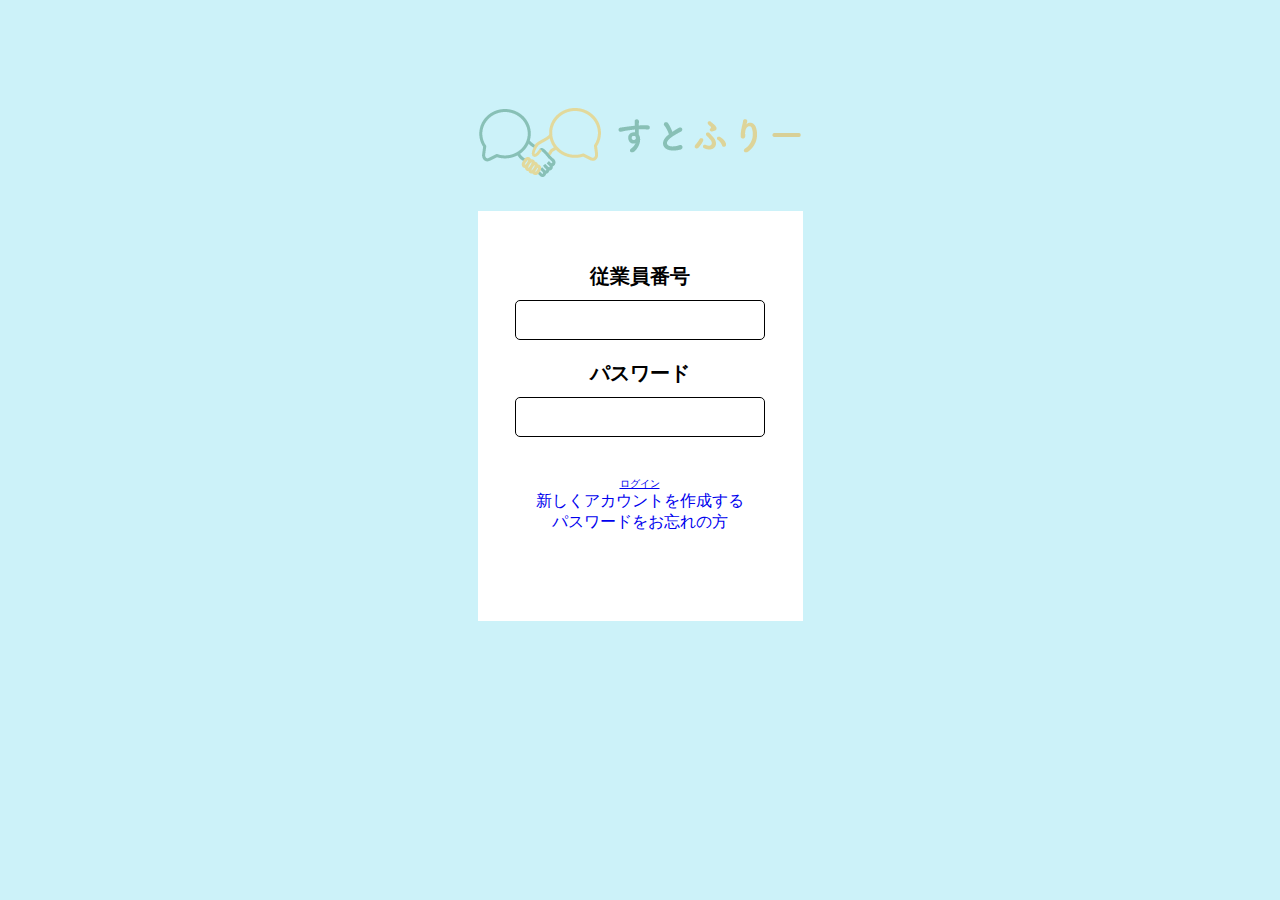
<file: index.html>
<!DOCTYPE html>
<html lang="en">

<head>
    <meta charset="UTF-8">
    <meta name="viewport" content="width=device-width, initial-scale=1.0">
    <title>ストレスチェックログイン画面</title>
    <link rel="stylesheet" href="css/ress.css">
    <link rel="stylesheet" href="css/Stress Check Login.css">
    <script defer src="js/Stress Check Login.js"></script>

<body>
    <h1 class="logo"><img src="images/logotext.png" alt="ロゴ"></h1>
    <div class="login">
        <h2 class="loginInner">従業員番号</h2>
        <input type="text" id="loginNum" class="loginBox">
        <h2 class="loginInner">パスワード</h2>
        <input type="password" class="loginBox">
        <a href="Stress Check menu.html" id="savaBtn">ログイン</a>
        <a href="#" class="helpBtn">新しくアカウントを作成する</a>
        <a href="#" class="helpBtn">パスワードをお忘れの方</a>
    </div>
    </head>

</body>

</html>
</file>
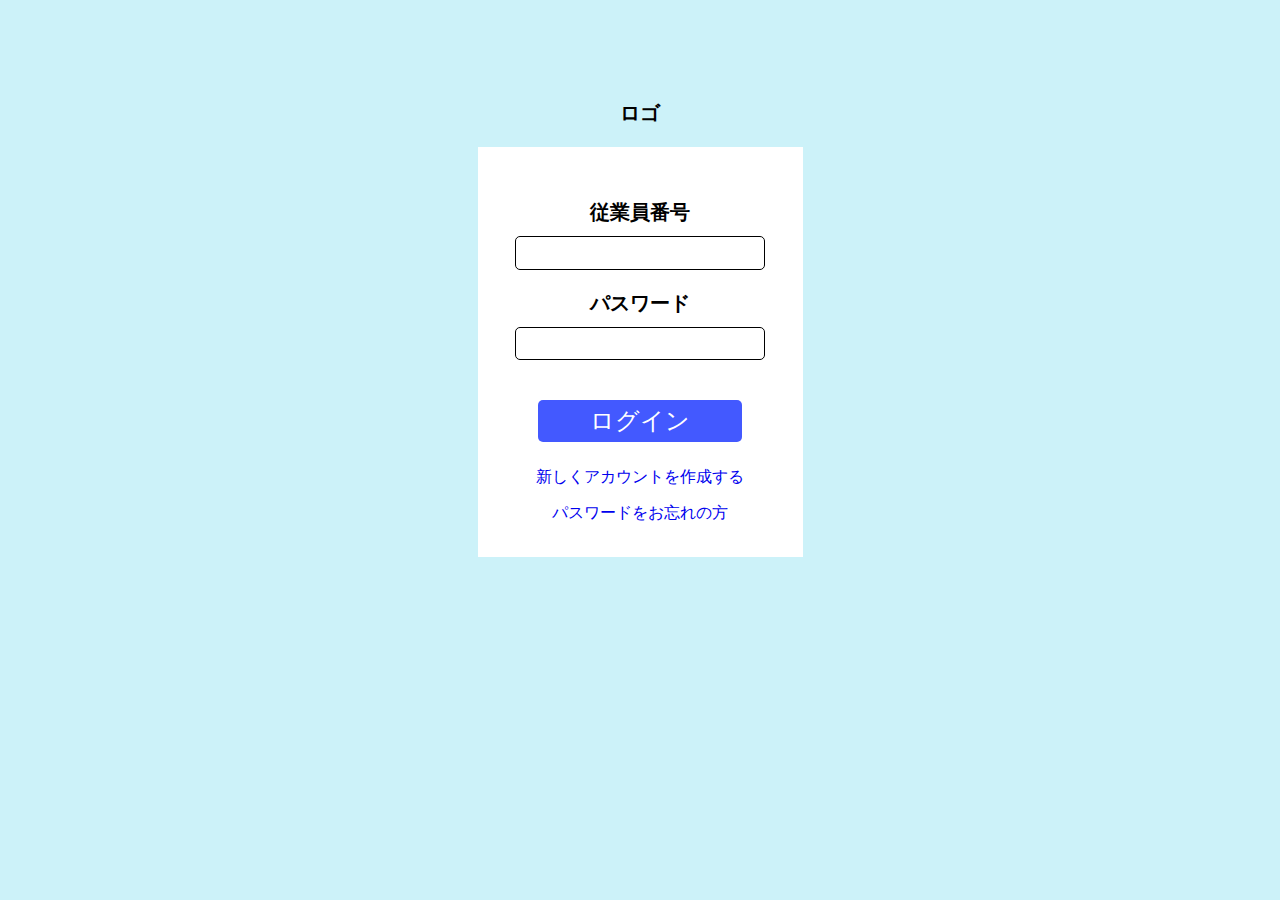
<file: Stress Check Login.html>
<!DOCTYPE html>
<html lang="en">

<head>
    <meta charset="UTF-8">
    <meta name="viewport" content="width=device-width, initial-scale=1.0">
    <title>ストレスチェックログイン画面</title>
    <link rel="stylesheet" href="css/ress.css">
    <link rel="stylesheet" href="css/Stress Check Login.css">

<body>
    <h1 class="logo">ロゴ</h1>
    <div class="login">
        <h2 class="loginInner">従業員番号</h2>
        <input type="text" class="loginBox">
        <h2 class="loginInner">パスワード</h2>
        <input type="password" class="loginBox">
        <button class="loginBtn">ログイン</button>
        <a href="#" class="helpBtn">新しくアカウントを作成する</a>
        <a href="#" class="helpBtn">パスワードをお忘れの方</a>

    </div>
    </head>


</body>

</html>
</file>
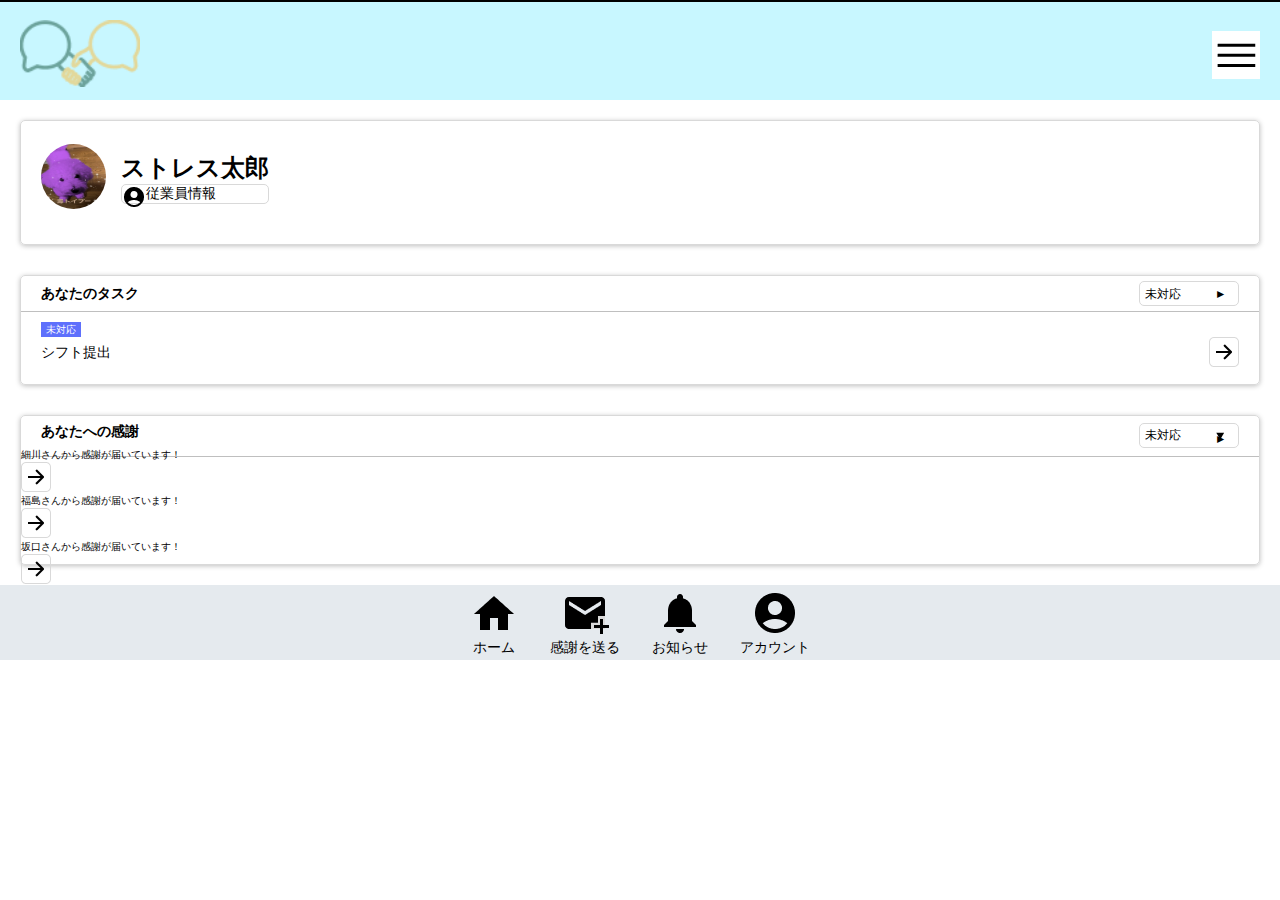
<file: Stress Check menu.html>
<!DOCTYPE html>
<html lang="jp">

<head>

    <meta charset="UTF-8">
    <meta name="viewport" content="width=device-width, initial-scale=1.0">
    <title>ストレスチェックメニュー</title>
</head>
<link rel="stylesheet" href="css/ress.css">
<link rel="stylesheet" href="css/Stress Check Menu.css">
<link rel="stylesheet"
    href="https://fonts.googleapis.com/css2?family=Material+Symbols+Outlined:opsz,wght,FILL,GRAD@20..48,100..700,0..1,-50..200&icon_names=arrow_right" />
<script defer src="js/Stress Check Menu.js"></script>


<body>
    <header>
        <h1><img src="images/logo.png" alt="すとふりーロゴ" class="logo"></h1>
        <div class="hamburgerWrap">
            <!-- ハンバーガーメニューに動きをつける -->
            <input type="checkbox" id="input" class="hamburger">

            <label for="input"><img src="images/menu.png" alt="メニューアイコン" class="menuIcon"></label>
            <nav class="nav">
                <details class="accordion">
                    <summary class="accordionWrap">よく使うアプリ</summary>
                    <div class="accordionContent">
                        <p>給与明細</p>
                        <a href="#"><img src="images/arrow.png" alt="矢印"></a>
                    </div>
                </details>
                <details class="accordion">
                    <summary class="accordionWrap">すべてのアプリ</summary>
                    <div class="accordionContent">
                        <p>給与明細</p>
                        <a href="#"><img src="images/arrow.png" alt="矢印"></a>
                    </div>
                </details>
            </nav>
        </div>
    </header>
    <main class="main">
        <div class="profileWrap">
            <div class="profileContent">
                <h2><img src="images/poisonDog.jpg" alt="毒トイプードル" class="profileImg"></h2>
                <div class="profileInfo">
                    <p id="profileNum"></p>
                    <h3 class="profileName">ストレス太郎</h3>
                    <a href="#" class="profileId">従業員情報</a>
                </div>
            </div>
        </div>
        <div class="taskWrap">
            <div class="taskContent">
                <div class="taskTitle">
                    <h3>あなたのタスク</h3>
                    <div class="show">
                        <select id="taskSelect" class="select">
                            <option value="todo" class="todo">未対応</option>
                            <hr>
                            <option value="done" class="done">対応済</option>
                        </select>
                    </div>
                </div>
                <span class="border"></span>
                <div class="taskInner">
                    <p class="backlog"><span>未対応</span></p>
                    <div class="tasks">
                        <p>シフト提出</p>
                        <a href="#"><img src="images/arrow.png" alt="矢印"></a>
                    </div>
                </div>
            </div>
        </div>
        <div>
            <div class="thantWrap">
                <div>
                    <div class="thankTitle">
                        <h3>あなたへの感謝</h3>
                        <div class="show">
                            <select id="thankSelect" class="select">
                                <option value="todo" class="todo">未対応</option>
                                <hr>
                                <option value="done" class="done">対応済</option>
                            </select>
                        </div>
                        <span class="border"></span>
                    </div>
                    <div class="thankInner">
                        <div class="thanks">
                            <span class="thankContent">
                                <p>細川さんから感謝が届いています！</p>
                                <a href="#"><img src="images/arrow.png" alt="矢印"></a>
                            </span>
                            <span class="thankContent">
                                <p>福島さんから感謝が届いています！</p>
                                <a href="#"><img src="images/arrow.png" alt="矢印"></a>
                            </span>
                            <span class="thankContent">
                                <p>坂口さんから感謝が届いています！</p>
                                <a href="#"><img src="images/arrow.png" alt="矢印"></a>
                            </span>
                        </div>
                    </div>
                </div>
            </div>
        </div>
    </main>
    <footer class="footer">
        <nav>
            <ul class="footerLi">
                <li>
                    <a href="#"><img src="images/home_icon.png" alt="ホームアイコン"></a>
                    <p>ホーム</p>
                </li>
                <li>
                    <a href="#"><img src="images/thank_icon.png" alt="感謝を送るアイコン"></a>
                    <p>感謝を送る</p>
                </li>
                <li>
                    <a href="#"><img src="images/bell_icon.png" alt="お知らせアイコン"></a>
                    <p>お知らせ</p>
                </li>
                <li>
                    <a href="#"><img src="images/account_icon.png" alt="アカウントアイコン"></a>
                    <p>アカウント</p>
                </li>
            </ul>
        </nav>
    </footer>

</body>

</html>
</file>
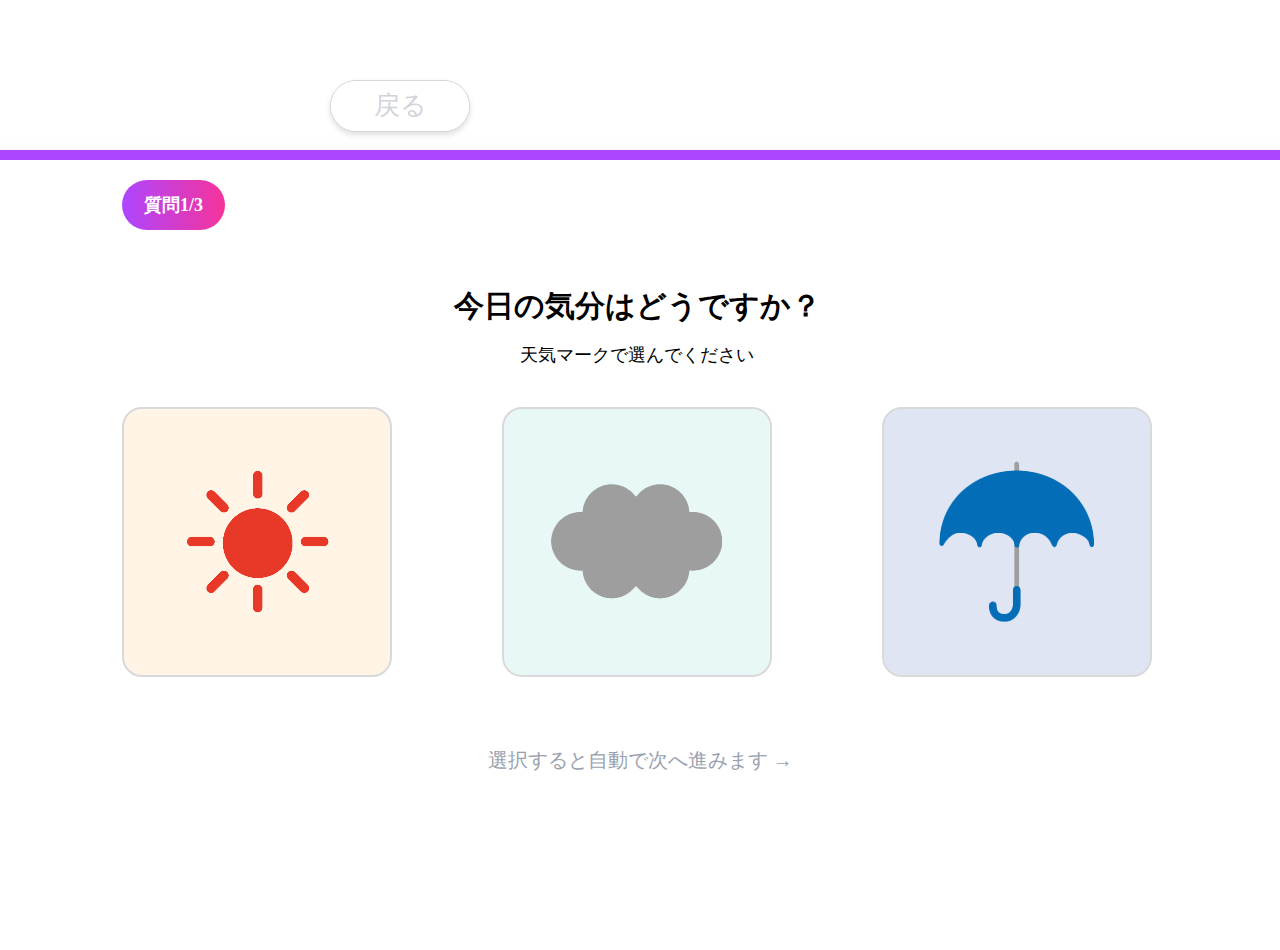
<file: Stress Check Question.html>
<!DOCTYPE html>
<html lang="en">

<head>
    <meta charset="UTF-8">
    <meta name="viewport" content="width=device-width, initial-scale=1.0">
    <title>アンケート</title>
    <link rel="stylesheet" href="css/ress.css">
    <link rel="stylesheet" href="css/Stress Check Question.css">
    <script defer src="js/Stress Check Question.js"></script>
</head>

<body>
    <main class="main">
        <div class="backBtn">
            <button>戻る</button>
        </div>
        <div class="mainWrapper">
            <div class="innerWrap">
                <div id="slider1" class="slider">
                    <div class="progress">
                        <h3>質問1/3</h3>
                    </div>
                    <div>
                        <div class="title">
                            <h2>今日の気分はどうですか？</h2>
                            <p>天気マークで選んでください</p>
                        </div>
                    </div>
                    <div class="contents">
                        <div class="content" id="sunContent">
                            <button class="button">
                                <img src="images/晴れ.png" alt="晴れ">
                            </button>
                        </div>
                        <div class="content" id="cloudContent">
                            <button class="button">
                                <img src="images/くもり.png" alt="くもり">
                            </button>
                        </div>
                        <div class="content" id="rainContent">
                            <button class="button">
                                <img src="images/雨.png" alt="雨">
                            </button>
                        </div>
                    </div>
                </div>
                <div id="slider2" class="slider">
                    <div class="progress">
                        <h3>質問2/3</h3>
                    </div>
                    <div class="title">
                        <h2>今日の体調はどうですか？</h2>
                        <p>天気マークで選んでください</p>
                    </div>
                    <div class="contents">
                        <div class="content" id="sunContent">
                            <button class="button">
                                <img src="images/晴れ.png" alt="晴れ">
                            </button>
                        </div>
                        <div class="content" id="cloudContent">
                            <button class="button">
                                <img src="images/くもり.png" alt="くもり">
                            </button>
                        </div>
                        <div class="content" id="rainContent">
                            <button class="button">
                                <img src="images/雨.png" alt="雨">
                            </button>
                        </div>
                    </div>
                </div>
                <div id="slider3" class="slider">
                    <div class="progress">
                        <h3>質問3/3</h3>
                    </div>
                    <div>
                        <div class="title">
                            <h2>今日のやる気はどうですか？</h2>
                            <p>天気マークで選んでください</p>
                        </div>
                    </div>
                    <div class="contents">
                        <div class="content" id="sunContent">
                            <button class="button">
                                <img src="images/晴れ.png" alt="晴れ">
                            </button>
                        </div>
                        <div class="content" id="cloudContent">
                            <button class="button">
                                <img src="images/くもり.png" alt="くもり">
                            </button>
                        </div>
                        <div class="content" id="rainContent">
                            <button class="button">
                                <img src="images/雨.png" alt="雨">
                        </div>
                        </button>
                    </div>
                </div>
            </div>
            <p class="notes">選択すると自動で次へ進みます →</p>
        </div>
    </main>
</body>

</html>
</file>
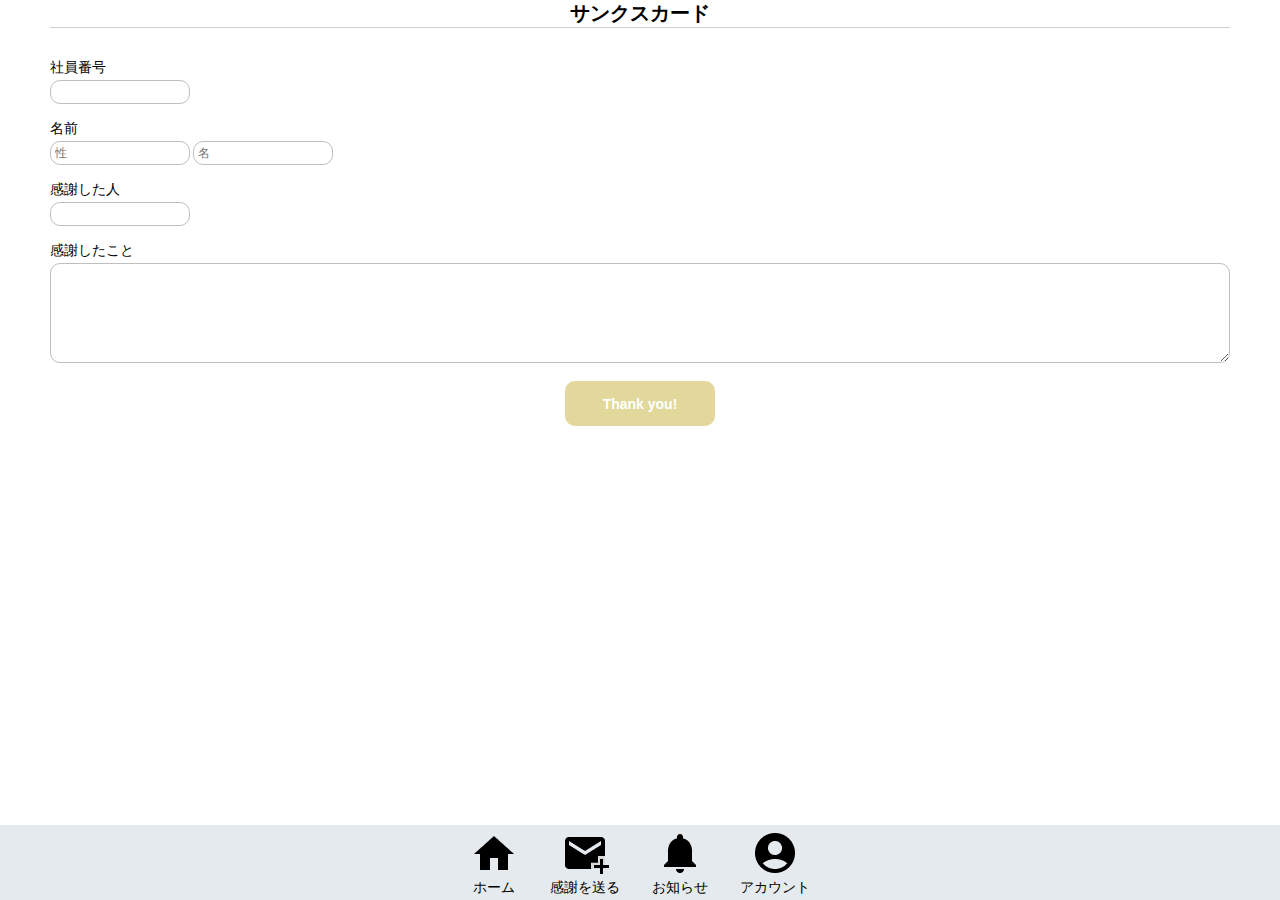
<file: Stress Check Thank.html>
<!DOCTYPE html>
<html lang="en">

<head>
    <meta charset="UTF-8">
    <meta name="viewport" content="width=device-width, initial-scale=1.0">
    <title>Document</title>
    <link rel="stylesheet" href="css/ress.css">
    <link rel="stylesheet" href="css/Stress Check Thank.css">
    <script defer src="js/Stress Check Thank.js"></script>

</head>

<body>
    <div class="thankBefore">
        <h1>感謝をおくったよ！</h1>
        <a href="Stress Check menu.html">ホームに戻る</a>
    </div>

    <main class="main">
        <h1 class="title">サンクスカード</h1>
        <div class="num">
            <h3>社員番号</h3>
            <input type="text" id="num" class="input">
        </div>
        <div class="name">
            <h3>名前</h3>
            <input type="text" class="input" placeholder="性">
            <input type="text" class="input" placeholder="名">
        </div>
        <div class="thanks To">
            <h3>感謝した人</h3>
            <input type="text" list="thank_you" onfocus="this.value=''" onchange="this.blur()" class="input">
            <datalist id="thank_you" class="input">
                <option value="細川 永遠"></option>
                <option value="福島 駿弥"></option>
                <option value="坂口 晃平"></option>
            </datalist>
        </div>
        <div class="thankContentt">
            <h3>感謝したこと</h3>
            <textarea id="thankText" class="thankInput"></textarea>
        </div>
        <h2 class="centerThank">
            <button id="savaBtn" class="thankBtn">Thank you!</button>
        </h2>
    </main>

    <footer class="footer">
        <nav>
            <ul class="footerLi">
                <li>
                    <a href="Stress Check menu.html"><img src="images/home_icon.png" alt="ホームアイコン"></a>
                    <p><a href="#">ホーム</a></p>
                </li>
                <li>
                    <a href="#"><img src="images/thank_icon.png" alt="感謝を送るアイコン"></a>
                    <p><a href="#">感謝を送る</a></p>
                </li>
                <li>
                    <a href="#"><img src="images/bell_icon.png" alt="お知らせアイコン"></a>
                    <p><a href="#">お知らせ</a></p>
                </li>
                <li>
                    <a href="#"><img src="images/account_icon.png" alt="アカウントアイコン"></a>
                    <p><a href="#">アカウント</a></p>
                </li>
            </ul>
        </nav>
    </footer>
</body>

</html>
</file>
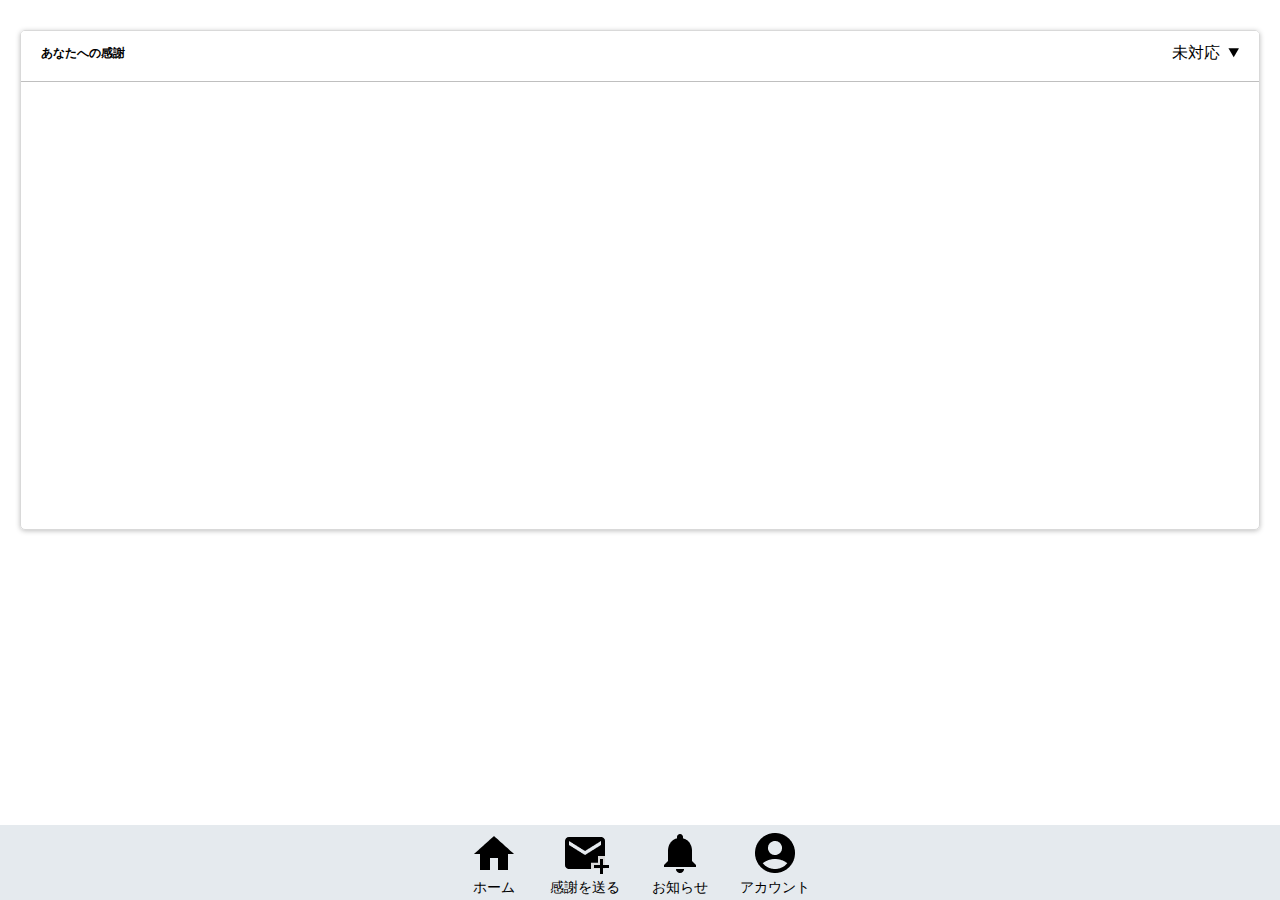
<file: Stress Check ThanksCheck.html>
<!DOCTYPE html>
<html lang="en">

<head>
    <meta charset="UTF-8">
    <meta name="viewport" content="width=device-width, initial-scale=1.0">
    <link rel="stylesheet" href="css/ress.css">
    <link rel="stylesheet" href="css/Stress Check ThanksCheck.css">
    <script defer src="js/Stress Check ThanksCheck.js"></script>

    <title>届いた感謝</title>
</head>

<body>
    <div class="thankWrap">
        <div class="thankContent">
            <div class="thankTitle">
                <h3>あなたへの感謝</h3>
                <div class="show">
                    <select id="thankSelect" class="select">
                        <option value="todo" class="todo">未対応</option>
                        <hr>
                        <option value="done" class="done">対応済</option>
                    </select>
                </div>
                <span class="border"></span>
            </div>
            <div class="thank">
            </div>
        </div>
    </div>
    <footer class="footer">
        <nav>
            <ul class="footerLi">
                <li>
                    <a href="Stress Check menu.html"><img src="images/home_icon.png" alt="ホームアイコン"></a>
                    <p><a href="Stress Check menu.html">ホーム</a></p>
                </li>
                <li>
                    <a href="Stress Check Thank.html"><img src="images/thank_icon.png" alt="感謝を送るアイコン"></a>
                    <p><a href="Stress Check Thank.html">感謝を送る</a></p>
                </li>
                <li>
                    <a href="#"><img src="images/bell_icon.png" alt="お知らせアイコン"></a>
                    <p><a href="#">お知らせ</a></p>
                </li>
                <li>
                    <a href="#"><img src="images/account_icon.png" alt="アカウントアイコン"></a>
                    <p><a href="#">アカウント</a></p>
                </li>
            </ul>
        </nav>
    </footer>
</body>

</html>
</file>
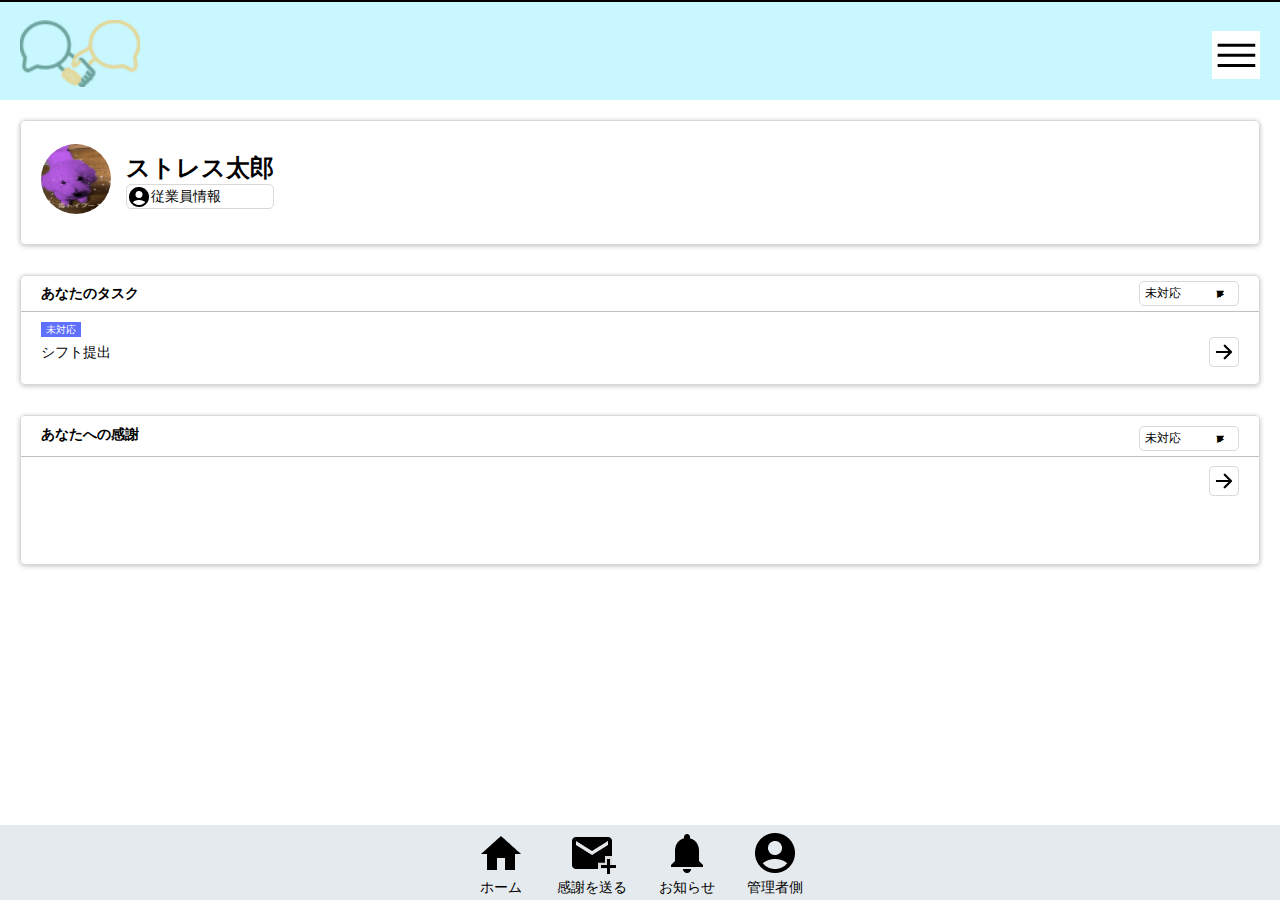
<file: stress-check-menu.html>
<!DOCTYPE html>
<html lang="jp">

<head>

    <meta charset="UTF-8">
    <meta name="viewport" content="width=device-width, initial-scale=1.0">
    <title>メニュー画面</title>
</head>
<link rel="stylesheet" href="css/ress.css">
<link rel="stylesheet" href="css/stress-check-menu.css">
<script defer src="js/stress-check-menu.js"></script>

<body>
    <header>
        <h1><img src="images/logo.png" alt="すとふりーロゴ" class="logo"></h1>
        <div class="hamburgerWrap">
            <!-- ハンバーガーメニューに動きをつける -->
            <input type="checkbox" id="input" class="hamburger">
            <label for="input"><img src="images/menu.png" alt="メニューアイコン" class="menuIcon"></label>
            <nav class="nav">
                <details class="accordion">
                    <!-- フォントサイズを最低でも16px以上！！！ -->
                    <summary class="accordionWrap">よく使うアプリ</summary>
                    <div class="accordionContent">
                        <p>給与明細</p>
                        <a href="#"><img src="images/arrow.png" alt="矢印"></a>
                    </div>
                </details>
                <details class="accordion">
                    <summary class="accordionWrap">すべてのアプリ</summary>
                    <div class="accordionContent">
                        <p>給与明細</p>
                        <a href="#"><img src="images/arrow.png" alt="矢印"></a>
                    </div>
                </details>
            </nav>
        </div>
    </header>
    <main class="main">
        <div class="profileWrap">
            <div class="profileContent">
                <h2><img src="images/poisonDog.jpg" alt="毒トイプードル" class="profileImg"></h2>
                <div class="profileInfo">
                    <p id="profileNum"></p>
                    <h3 class="profileName">ストレス太郎</h3>
                    <a href="#" class="profileId">従業員情報</a>
                </div>
            </div>
        </div>
        <div class="taskWrap">
            <div class="taskContent">
                <div class="taskTitle">
                    <h3>あなたのタスク</h3>
                    <div class="show">
                        <select id="taskSelect" class="select">
                            <option value="todo" class="todo">未対応</option>
                            <hr>
                            <option value="done" class="done">対応済</option>
                        </select>
                    </div>
                </div>
                <span class="border"></span>
                <div class="taskInner">
                    <p class="backlog"><span>未対応</span></p>
                    <div class="tasks">
                        <p>シフト提出</p>
                        <a href="#"><img src="images/arrow.png" alt="矢印"></a>
                    </div>
                </div>
            </div>
        </div>
        <div>
            <div class="thantWrap">
                <div>
                    <div class="thankTitle">
                        <h3>あなたへの感謝</h3>
                        <div class="show">
                            <select id="thankSelect" class="select">
                                <option value="todo" class="todo">未対応</option>
                                <hr>
                                <option value="done" class="done">対応済</option>
                            </select>
                        </div>
                        <span class="border"></span>
                    </div>
                    <div class="thankInner">
                        <div class="thanks">
                            <span class="thankContent">
                                <p id="familyName"></p>
                                <a href="stress-check-thankscheck.html"><img src="images/arrow.png" alt="矢印"></a>
                            </span>
                            <!-- <span class="thankContent">
                                <p>福島さんから感謝が届いています！</p>
                                <a href="Stress Check ThanksCheck.htm"><img src="images/arrow.png" alt="矢印"></a>
                            </span>
                            <span class="thankContent">
                                <p>坂口さんから感謝が届いています！</p>
                                <a href="Stress Check ThanksCheck.htm"><img src="images/arrow.png" alt="矢印"></a>
                            </span> -->
                        </div>
                    </div>
                </div>
            </div>
        </div>
    </main>
    <footer class="footer">
        <nav>
            <ul class="footerLi">
                <li id="home">
                    <a href="#"><img src="images/home_icon.png" alt="ホームアイコン"></a>
                    <p><a href="#">ホーム</a></p>
                </li>
                <li id="thank">
                    <a href="stress-check-thank.html"><img src="images/thank_icon.png" alt="感謝を送るアイコン"></a>
                    <p><a href="stress-check-thank.html">感謝を送る</a></p>
                </li>
                <li id="news">
                    <a href="#"><img src="images/bell_icon.png" alt="お知らせアイコン"></a>
                    <p><a href="#">お知らせ</a></p>
                </li>
                <li id="administrator">
                    <a href="stress-check-administrator.html"><img src="images/account_icon.png" alt="アカウントアイコン"></a>
                    <p><a href="stress-check-administrator.html">管理者側</a></p>
                </li>
            </ul>
        </nav>
    </footer>

</body>

</html>
</file>
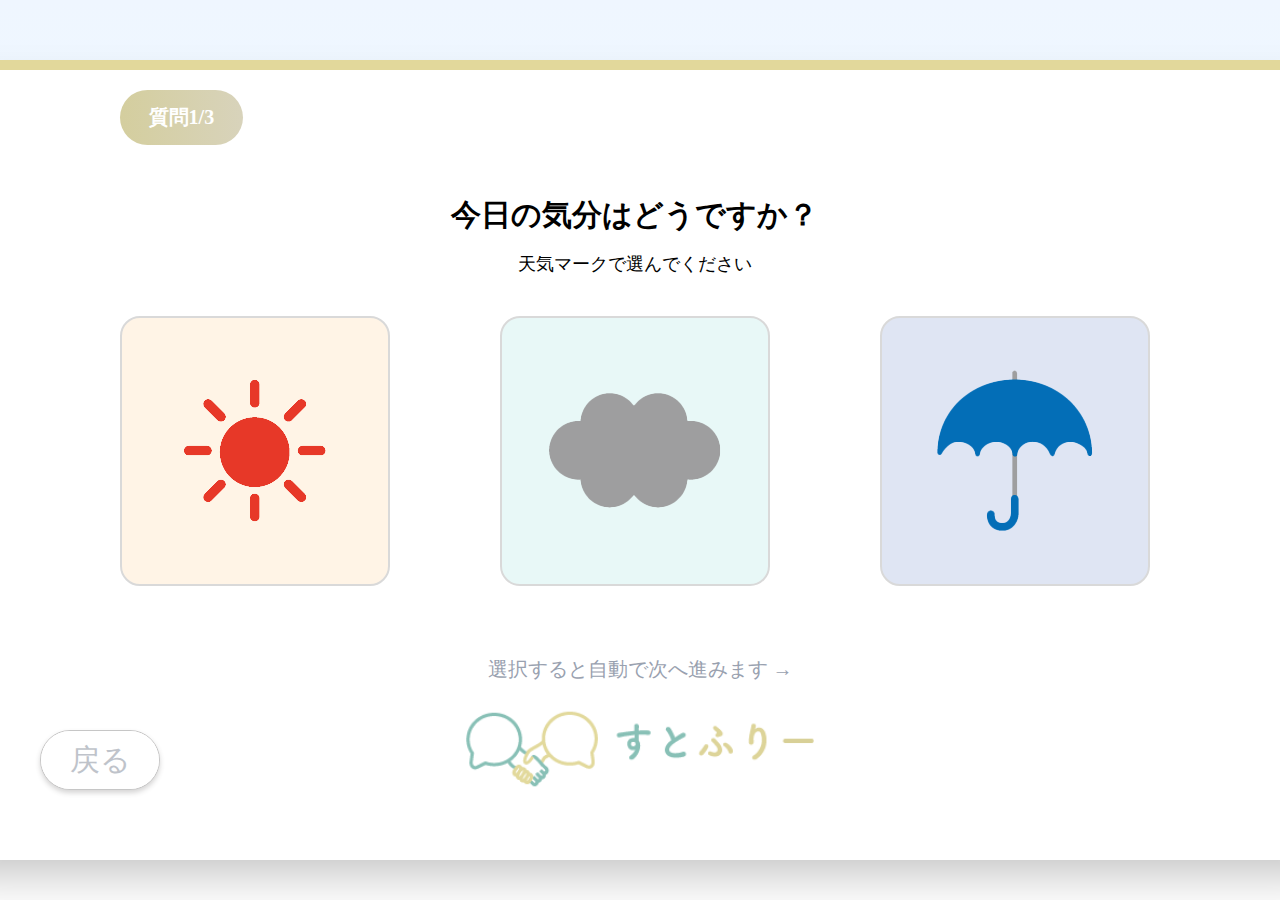
<file: stress-check-question.html>
<!DOCTYPE html>
<html lang="en">

<head>
    <meta charset="UTF-8">
    <meta name="viewport" content="width=device-width, initial-scale=1.0">
    <title>アンケート</title>
    <link rel="stylesheet" href="css/ress.css">
    <link rel="stylesheet" href="css/stress-check-question.css">
    <script defer src="js/stress-check-question.js"></script>
</head>

<body>
    <main class="main">
        <div class="mainWrapper">
            <div class="innerWrap">
                <div id="slider">
                    <div id="slider1" class="slider">
                        <div class="progress">
                            <h3>質問1/3</h3>
                        </div>
                        <div>
                            <div class="title">
                                <h2>今日の気分はどうですか？</h2>
                                <p>天気マークで選んでください</p>
                            </div>
                        </div>
                        <div class="contents">
                            <div class="content" id="sunContent">
                                <button class="button">
                                    <img src="images/晴れ.png" alt="晴れ">
                                </button>
                            </div>
                            <div class="content" id="cloudContent">
                                <button class="button">
                                    <img src="images/くもり.png" alt="くもり">
                                </button>
                            </div>
                            <div class="content" id="rainContent">
                                <button class="button">
                                    <img src="images/雨.png" alt="雨">
                                </button>
                            </div>
                        </div>
                    </div>
                    <div id="slider2" class="slider">
                        <div class="progress">
                            <h3>質問2/3</h3>
                        </div>
                        <div class="title">
                            <h2>今日の体調はどうですか？</h2>
                            <p>天気マークで選んでください</p>
                        </div>
                        <div class="contents">
                            <div class="content" id="sunContent">
                                <button class="button">
                                    <img src="images/晴れ.png" alt="晴れ">
                                </button>
                            </div>
                            <div class="content" id="cloudContent">
                                <button class="button">
                                    <img src="images/くもり.png" alt="くもり">
                                </button>
                            </div>
                            <div class="content" id="rainContent">
                                <button class="button">
                                    <img src="images/雨.png" alt="雨">
                                </button>
                            </div>
                        </div>
                    </div>
                    <div id="slider3" class="slider">
                        <div class="progress">
                            <h3>質問3/3</h3>
                        </div>
                        <div>
                            <div class="title">
                                <h2>今日のやる気はどうですか？</h2>
                                <p>天気マークで選んでください</p>
                            </div>
                        </div>
                        <div class="contents" id="nextPageBtn">
                            <div class="content" id="sunContent">
                                <button class="button">
                                    <img src="images/晴れ.png" alt="晴れ">
                                </button>
                            </div>
                            <div class="content" id="cloudContent">
                                <button class="button">
                                    <img src="images/くもり.png" alt="くもり">
                                </button>
                            </div>
                            <div class="content" id="rainContent">
                                <button class="button">
                                    <img src="images/雨.png" alt="雨">
                                </button>
                            </div>
                        </div>
                    </div>
                </div>
                <div class="backBtn">
                    <button id="back">戻る</button>
                </div>
            </div>
            <p class="notes">選択すると自動で次へ進みます →</p>
            <img src="images/logotext.png" alt="ロゴテキスト入り" class="logo">
        </div>
    </main>
    <div class="compWrap none">
        <img src="images/check.png" alt="チェックマーク">
        <h1>入力完了</h1>
        <p>入力ありがとうございます！<br>
            今日も1日がんばろう！</p>
        <button id="closeBtn">閉じる</button>
    </div>
</body>

</html>
</file>
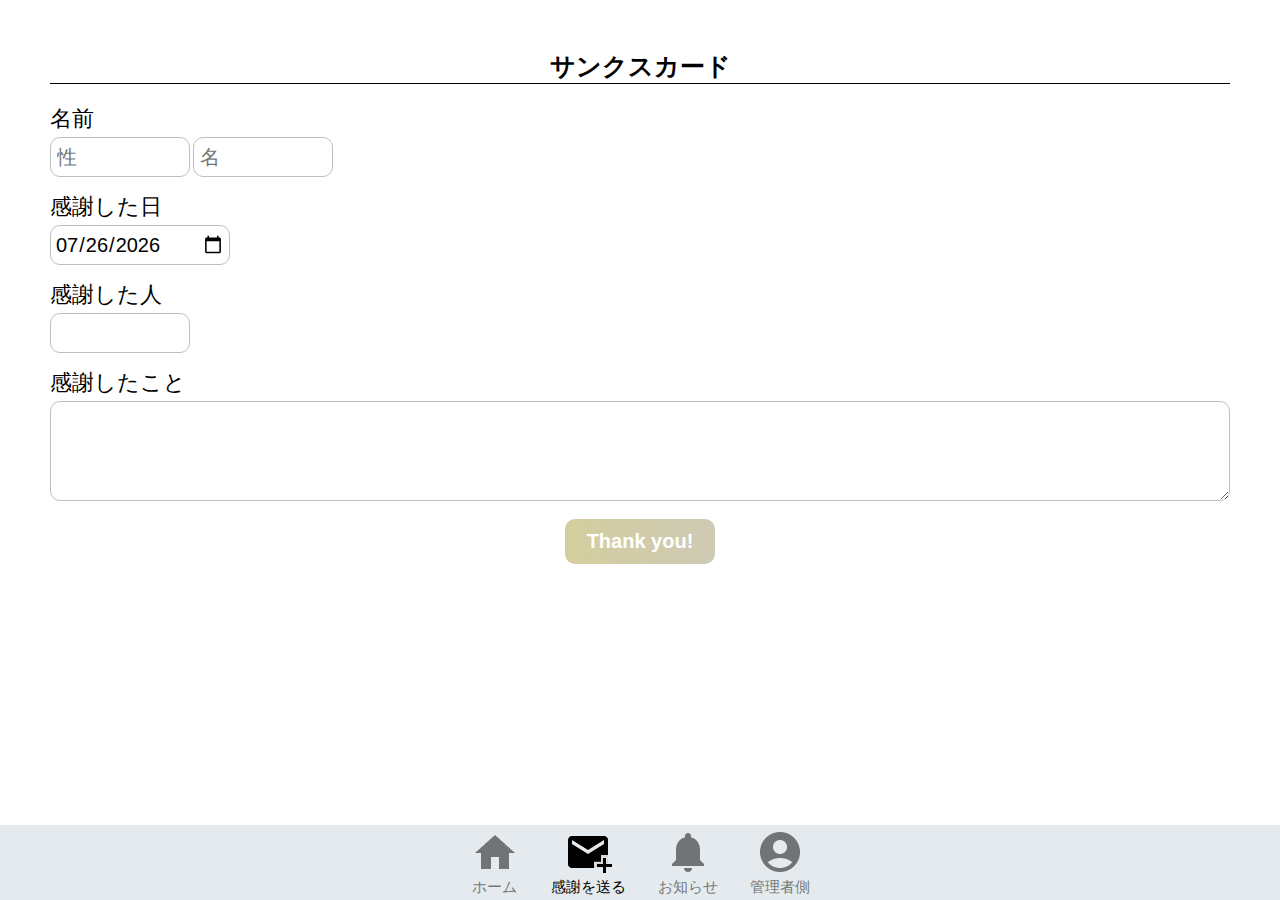
<file: stress-check-thank.html>
<!DOCTYPE html>
<html lang="en">

<head>
    <meta charset="UTF-8">
    <meta name="viewport" content="width=device-width, initial-scale=1.0">
    <title>サンクスカード</title>
    <link rel="stylesheet" href="css/ress.css">
    <link rel="stylesheet" href="css/stress-check-thank.css">
    <script defer src="js/stress-check-thank.js"></script>

</head>

<body>
    <div class="thankBefore">
        <h1>感謝をおくったよ！</h1>
        <a href="stress-check-menu.html">ホームに戻る</a>
    </div>
    <main class="main">
        <h1 class="title">サンクスカード</h1>
        <!-- <div class="num">
            <h3>社員番号</h3>
            <input type="text" id="num" class="input">
        </div> -->
        <div class="name">
            <h3>名前</h3>
            <input type="text" id="familyName" class="input" placeholder="性">
            <input type="text" class="input" placeholder="名">
        </div>
        <div class="name">
            <h3>感謝した日</h3>
            <input type="date" id="date" class="input">
        </div>
        <div class="thanks To">
            <h3>感謝した人</h3>
            <input type="text" id="human" class="input" list="thank_you" onfocus="this.value=''" onchange="this.blur()">
            <datalist id="thank_you" class="input">
                <option value="細川 永遠"></option>
                <option value="福島 駿弥"></option>
                <option value="坂口 晃平"></option>
                <option value="アルバイトのみんな"></option>
            </datalist>
        </div>
        <div class="thankContent">
            <h3>感謝したこと</h3>
            <textarea id="thankText" class="thankInput"></textarea>
        </div>
        <h2 class="centerThank">
            <button id="savaBtn" class="thankBtn">Thank you!</button>
        </h2>
    </main>

    <footer class="footer">
        <nav>
            <ul class="footerLi">
                <li id="home">
                    <a href="stress-check-menu.html"><img src="images/home_icon.png" alt="ホームアイコン"></a>
                    <p><a href="stress-check-menu.html">ホーム</a></p>
                </li>
                <li id="thank">
                    <a href="#"><img src="images/thank_icon.png" alt="感謝を送るアイコン"></a>
                    <p><a href="#">感謝を送る</a></p>
                </li>
                <li id="news">
                    <a href="#"><img src="images/bell_icon.png" alt="お知らせアイコン"></a>
                    <p><a href="#">お知らせ</a></p>
                </li>
                <li id="administrator">
                    <a href="stress-check-administrator.html"><img src="images/account_icon.png" alt="アカウントアイコン"></a>
                    <p><a href="stress-check-administrator.html">管理者側</a></p>
                </li>
            </ul>
        </nav>
    </footer>
</body>

</html>
</file>
<file: css/ress.css>
/* resset.dev • v5.0.2 */

/* # =================================================================
   # Global selectors
   # ================================================================= */

html {
  box-sizing: border-box;
  -webkit-text-size-adjust: 100%; /* Prevent adjustments of font size after orientation changes in iOS */
  word-break: normal;
  -moz-tab-size: 4;
  tab-size: 4;
}

*,
::before,
::after {
  background-repeat: no-repeat; /* Set `background-repeat: no-repeat` to all elements and pseudo elements */
  box-sizing: inherit;
}

::before,
::after {
  text-decoration: inherit; /* Inherit text-decoration and vertical align to ::before and ::after pseudo elements */
  vertical-align: inherit;
}

* {
  padding: 0; /* Reset `padding` and `margin` of all elements */
  margin: 0;
}

/* # =================================================================
   # General elements
   # ================================================================= */

hr {
  overflow: visible; /* Show the overflow in Edge and IE */
  height: 0; /* Add the correct box sizing in Firefox */
  color: inherit; /* Correct border color in Firefox. */
}

details,
main {
  display: block; /* Render the `main` element consistently in IE. */
}

summary {
  display: list-item; /* Add the correct display in all browsers */
}

small {
  font-size: 80%; /* Set font-size to 80% in `small` elements */
}

[hidden] {
  display: none; /* Add the correct display in IE */
}

abbr[title] {
  border-bottom: none; /* Remove the bottom border in Chrome 57 */
  /* Add the correct text decoration in Chrome, Edge, IE, Opera, and Safari */
  text-decoration: underline;
  text-decoration: underline dotted;
}

a {
  background-color: transparent; /* Remove the gray background on active links in IE 10 */
}

a:active,
a:hover {
  outline-width: 0; /* Remove the outline when hovering in all browsers */
}

code,
kbd,
pre,
samp {
  font-family: monospace, monospace; /* Specify the font family of code elements */
}

pre {
  font-size: 1em; /* Correct the odd `em` font sizing in all browsers */
}

b,
strong {
  font-weight: bolder; /* Add the correct font weight in Chrome, Edge, and Safari */
}

/* https://gist.github.com/unruthless/413930 */
sub,
sup {
  font-size: 75%;
  line-height: 0;
  position: relative;
  vertical-align: baseline;
}

sub {
  bottom: -0.25em;
}

sup {
  top: -0.5em;
}

table {
  border-color: inherit; /* Correct border color in all Chrome, Edge, and Safari. */
  text-indent: 0; /* Remove text indentation in Chrome, Edge, and Safari */
}

iframe {
  border-style: none;
}

/* # =================================================================
   # Forms
   # ================================================================= */

input {
  border-radius: 0;
}

[type='number']::-webkit-inner-spin-button,
[type='number']::-webkit-outer-spin-button {
  height: auto; /* Correct the cursor style of increment and decrement buttons in Chrome */
}

[type='search'] {
  -webkit-appearance: textfield; /* Correct the odd appearance in Chrome and Safari */
  outline-offset: -2px; /* Correct the outline style in Safari */
}

[type='search']::-webkit-search-decoration {
  -webkit-appearance: none; /* Remove the inner padding in Chrome and Safari on macOS */
}

textarea {
  overflow: auto; /* Internet Explorer 11+ */
  resize: vertical; /* Specify textarea resizability */
}

button,
input,
optgroup,
select,
textarea {
  font: inherit; /* Specify font inheritance of form elements */
}

optgroup {
  font-weight: bold; /* Restore the font weight unset by the previous rule */
}

button {
  overflow: visible; /* Address `overflow` set to `hidden` in IE 8/9/10/11 */
}

button,
select {
  text-transform: none; /* Firefox 40+, Internet Explorer 11- */
}

/* Apply cursor pointer to button elements */
button,
[type='button'],
[type='reset'],
[type='submit'],
[role='button'] {
  cursor: pointer;
}

/* Remove inner padding and border in Firefox 4+ */
button::-moz-focus-inner,
[type='button']::-moz-focus-inner,
[type='reset']::-moz-focus-inner,
[type='submit']::-moz-focus-inner {
  border-style: none;
  padding: 0;
}

/* Replace focus style removed in the border reset above */
button:-moz-focusring,
[type='button']::-moz-focus-inner,
[type='reset']::-moz-focus-inner,
[type='submit']::-moz-focus-inner {
  outline: 1px dotted ButtonText;
}

button,
html [type='button'], /* Prevent a WebKit bug where (2) destroys native `audio` and `video`controls in Android 4 */
[type='reset'],
[type='submit'] {
  -webkit-appearance: button; /* Correct the inability to style clickable types in iOS */
}

/* Remove the default button styling in all browsers */
button,
input,
select,
textarea {
  background-color: transparent;
  border-style: none;
}

a:focus,
button:focus,
input:focus,
select:focus,
textarea:focus {
  outline-width: 0;
}

/* Style select like a standard input */
select {
  -moz-appearance: none; /* Firefox 36+ */
  -webkit-appearance: none; /* Chrome 41+ */
}

select::-ms-expand {
  display: none; /* Internet Explorer 11+ */
}

select::-ms-value {
  color: currentColor; /* Internet Explorer 11+ */
}

legend {
  border: 0; /* Correct `color` not being inherited in IE 8/9/10/11 */
  color: inherit; /* Correct the color inheritance from `fieldset` elements in IE */
  display: table; /* Correct the text wrapping in Edge and IE */
  max-width: 100%; /* Correct the text wrapping in Edge and IE */
  white-space: normal; /* Correct the text wrapping in Edge and IE */
  max-width: 100%; /* Correct the text wrapping in Edge 18- and IE */
}

::-webkit-file-upload-button {
  /* Correct the inability to style clickable types in iOS and Safari */
  -webkit-appearance: button;
  color: inherit;
  font: inherit; /* Change font properties to `inherit` in Chrome and Safari */
}

/* Replace pointer cursor in disabled elements */
[disabled] {
  cursor: default;
}

/* # =================================================================
   # Specify media element style
   # ================================================================= */

img {
  border-style: none; /* Remove border when inside `a` element in IE 8/9/10 */
}

/* Add the correct vertical alignment in Chrome, Firefox, and Opera */
progress {
  vertical-align: baseline;
}

/* # =================================================================
   # Accessibility
   # ================================================================= */

/* Specify the progress cursor of updating elements */
[aria-busy='true'] {
  cursor: progress;
}

/* Specify the pointer cursor of trigger elements */
[aria-controls] {
  cursor: pointer;
}

/* Specify the unstyled cursor of disabled, not-editable, or otherwise inoperable elements */
[aria-disabled='true'] {
  cursor: default;
}
</file>
<file: css/Stress Check Login.css>
html {
    font-size: 62.5%;
    font-family: "Noto Sans JP", sans-serif;
    font-optical-sizing: auto;
    font-weight: normal;
    font-style: normal;
    align-items: center;
    display: flex;
    flex-direction: column;
}

body {
    background-color: #CCF2F9;
}

.logo {
    text-align: center;
    margin-top: 100px;
    margin-bottom: 20px;
}

.login {
    z-index: auto;
    height: 410px;
    margin: 0 34px;
    padding: 52px 38px 33px 37px;
    background-color: #fff;
    display: flex;
    flex-direction: column;
    align-items: center;

    .loginInner {
        justify-content: right;
        font-size: 2rem;
        margin-bottom: 10px;
    }

    .loginBox {
        justify-content: left;
        display: flex;
        width: 250px;
        height: 40px;
        border: 1px solid #000;
        border-radius: 5px;
        font-size: 2rem;
        margin-bottom: 20px;

        &:last-of-type {
            margin-bottom: 40px;
        }
    }

    .loginBtn {
        font-size: 2.4rem;
        color: #fff;
        border-radius: 5px;
        background-color: #4359FF;
        padding: 5px 52px;
        margin-bottom: 25px;
    }

    .helpBtn {
        font-size: 1.6rem;
        text-decoration: none;

        &:first-of-type {
            margin-bottom: 15px;
        }
    }
}
</file>
<file: css/Stress Check Menu.css>
html {
    font-size: 62.5%;
    font-family: "Noto Sans JP", sans-serif;
    font-optical-sizing: auto;
    font-weight: normal;
    font-style: normal;
}

header {
    display: flex;
    height: 100px;
    justify-content: space-between;
    align-items: center;
    background-color: #C8F7FF;
    border-top: #000 solid 2px;
    padding: 10px 20px 0;

    .logo {
        width: 120px;
    }

    .hamburgerWrap {
        #input {
            width: auto;
            display: none;
        }
    }

    #input:checked~.nav {
        right: -10%;
        animation: 0.5s fadeIn;
    }

    #input:checked~.main {
        opacity: 0.2;
        animation: 0.5s;
    }

    .nav {
        padding: 10px 30px 0 0;
        position: fixed;
        top: 100px;
        right: -80%;
        transition: right 0.3s ease;
        width: 80%;
        height: 60%;
        background-color: #d9d9d9;
        border-radius: 5%;
        z-index: 10;
    }

    .accordion {
        padding: 0 19px;
        margin: 10px 0;

        .accordionWrap {
            font-size: 2rem;
            animation: 0.2s ease;
        }

        .accordionContent {
            display: flex;
            justify-content: space-between;
            align-items: center;
            font-size: 1.6rem;
            margin: 20px 0;
        }
    }
}


.profileWrap {
    height: 125px;
    margin: 20px 20px 30px;
    border: #d9d9d9 solid 1px;
    border-radius: 5px;
    box-shadow: 0 1px 5px rgba(0, 0, 0, 0.25);

    .profileContent {
        display: flex;
        padding: 23px 20px;

        .profileImg {
            width: 65px;
            height: 65px;
            border-radius: 100%;
        }

        .profileInfo {
            display: flex;
            flex-direction: column;
            justify-content: center;
            margin-left: 15px;

            .profileNum {
                font-size: 1.2rem;
            }

            .profileName {
                font-size: 2.4rem;
            }

            .profileId {
                padding-left: 24px;
                position: relative;
                font-size: 1.4rem;
                text-decoration: none;
                color: #000;
                border: #d9d9d9 solid 1px;
                border-radius: 5px;

                &::before {
                    margin: 0 auto;
                    position: absolute;
                    content: "";
                    left: 0;
                    padding: 0;
                    width: 24px;
                    height: 24px;
                    background-image: url(../images/menu_icon.png);
                }
            }
        }
    }
}

.taskWrap {
    position: relative;
    height: 110px;
    margin: 30px 20px 30px;
    padding: 5px 0 0 0;
    border: #d9d9d9 solid 1px;
    border-radius: 5px;
    box-shadow: 0 1px 5px rgba(0, 0, 0, 0.25);

    .taskTitle {
        display: flex;
        align-items: center;
        justify-content: space-between;
        margin-bottom: 12px;
        padding: 0 20px;

        h3 {
            font-size: 1.4rem;
            letter-spacing: -5%;
        }
    }

    .border {
        position: absolute;
        display: block;
        z-index: 10;
        top: 35px;
        right: 0;
        bottom: 0;
        left: 0;
        border-top: 1px solid rgba(0, 0, 0, 0.25);
    }

    .taskInner {
        padding: 5px 20px 0;

        .backlog {
            font-size: 1rem;
            color: #fff;

            span {
                background-color: #5E70FC;
                padding: 2px 5px;

            }
        }

        .tasks {
            display: flex;
            align-items: center;
            justify-content: space-between;

            p {
                font-size: 1.4rem;
            }

        }
    }
}

.show {
    display: inline-block;
    width: 100px;
    height: 25px;
    border: #d9d9d9 solid 1px;
    padding: 4px 5px;
    border-radius: 5px;
    display: flex;
    flex-direction: row;
    justify-content: space-between;
    font-size: 1.2rem;
    align-items: center;
    appearance: none;
    -webkit-appearance: none;
    -moz-appearance: none;
}

.show::after {
    content: "▼";
    position: absolute;
    right: 33px;
    top: 20px;
    transform: translateY(-60%) rotate(-90deg);
    transition: transform 0.3s ease;
    pointer-events: none;
}

.show.open::after {
    transform: translateY(-60%) rotate(0);
}


.thantWrap {
    position: relative;
    height: 150px;
    margin: 30px 20px 20px;
    padding: 7px 0;
    border: #d9d9d9 solid 1px;
    border-radius: 5px;
    box-shadow: 0 1px 5px rgba(0, 0, 0, 0.25);

    .thankTitle {
        display: flex;
        justify-content: space-between;
        padding: 0 20px;

        h3 {
            font-size: 1.4rem;
        }

        .show::after {
            position: absolute;
            right: 33px;
            top: 25px;
            transform: translateY(-60%) rotate(-90deg);
            transition: transform 0.3s ease;
            pointer-events: none;
        }

        .show.open::after {
            transform: translateY(-60%) rotate(0);
        }
    }

    .border {
        position: absolute;
        display: block;
        z-index: 10;
        top: 40px;
        right: 0;
        bottom: 0;
        left: 0;
        border-top: 1px solid rgba(0, 0, 0, 0.25);
    }
}

#taskSelect {
    position: relative;
    /* appearance: base-select; */
    align-items: center;
    width: 100%;
}

#taskSelect::picker(select) {
    appearance: base-select;
    border: #cf256d 1px solid;
    border-radius: 5px;
    transition: 0.5s;
}

#thankSelect {
    position: relative;
    appearance: base-select;
    align-items: center;
    width: 90%;
}

#thankSelect::picker(select) {
    position: absolute;
    bottom: 0;
    appearance: base-select;
    border: #cf256d 1px solid;
    border-radius: 5px;
    transition: 0.5s;
}

.todo {
    width: 90%;
    padding: 4px;
}

.done {
    padding: 4px;
}

.footer {
    position: sticky;
    bottom: 0;
    display: flex;
    align-items: center;
    justify-content: center;
    background-color: #e5eaee;
    height: 75px;

    .footerLi {
        display: flex;
        gap: 32px;
        justify-content: space-evenly;

        li {
            display: flex;
            flex-direction: column;
            align-items: center;
            list-style-type: none;

            p {
                font-size: 1.4rem;
            }
        }
    }
}
</file>
<file: css/Stress Check Question.css>
html {
    font-size: 62.5%;
}

.main {
    width: 100%;
    height: 800px;
    display: flex;
    flex-direction: column;
    align-items: center;
    margin-top: 150px;
    background-color: #fff;
    background-image: linear-gradient(to bottom,
            rgba(239, 246, 255, 1) 0%,
            rgba(236, 254, 255, 1)100%);

    .backBtn {
        width: 140px;
        position: absolute;
        top: 80px;
        left: 330px;
        font-size: 2.6rem;
        text-align: center;
        background-color: #fff;
        border: #afaeae solid 1px;
        border-radius: 3rem;
        box-shadow: 0 3px 5px #c6c5c5;
        opacity: 0.5;
        transition: 0.2s;

        &:hover {
            opacity: 1;
            box-shadow: 0 3px 10px #c6c5c5;
        }

        button {
            width: 100%;
            height: 100%;
            border-radius: 3rem;
            color: #a5abb5;
            line-height: 50px;
            background-color: #fff;

            &:hover {
                color: #000;
            }
        }
    }

    .mainWrapper {
        background-color: #fff;
        position: relative;
        text-align: center;
        align-items: center;
        border-top: #AD46FF 10px solid;
        width: 1400px;
        height: 100%;
        padding-top: 20px;
        border-radius: 2rem;
        box-shadow: 0 25px 50px -12px rgba(0, 0, 0, 0.25);


        .innerWrap {
            display: flex;
            width: 100%;
            gap: 10%;
            overflow: scroll;
            transition: transform 0.4s ease;
            /* transform: translateX(-1400px); */

            /* .pos0 {
                transform: translateX((0));
            }

            .pos1 {
                background-color: tomato;
                transform: translateX((100px));
            }

            .pos2 {
                transform: translateX((200%));
            }

            .pos3 {
                transform: translateX((300%));
            } */

            .slider {
                /* margin: auto 4%; */
                transition: transform 0.4s ease;
            }

            #slider1 {
                transition: transform 0.4s ease;
                /* opacity: 1; */
                margin-left: 13%;
            }

            #slider2 {
                margin: 0 13%;

            }

            #slider3 {
                margin-right: 13%;
            }

            .question {
                flex: 0 0 100%;
                margin: 2% 5%;
                transition: transform 0.4s ease;
            }

            .progress {
                display: flex;
                flex-direction: row;
                width: 10%;
                height: 50px;
                background-image: linear-gradient(to right,
                        rgba(173, 70, 255, 1)0%,
                        rgba(246, 51, 154, 1)100%);
                border-radius: 4rem;
                justify-content: center;
                align-items: center;
                margin-bottom: 5.6rem;

                h3 {
                    font-size: 1.8rem;
                    color: #fff;
                }
            }

            .title {
                text-align: center;

                h2 {
                    font-size: 3rem;
                    margin-bottom: 1.6rem;
                }

                p {
                    font-size: 1.8rem;
                    margin-bottom: 4rem;
                }
            }

            .contents {
                display: flex;
                flex-direction: row;
                gap: 110px;
                margin-bottom: 7rem;
                transition: transform 0.4s ease-in;

                .content {
                    width: 270px;
                    height: 270px;
                    display: flex;
                    flex-direction: column;
                    justify-content: center;
                    border-radius: 2rem;
                }

                #sunContent {
                    background-color: #FFF4E6;
                    border: 2px solid #d9d9d9;
                    transition: 0.2s;

                    &:hover {
                        transform: scale(1.1);
                        background-color: #fce1bd;
                        border: 5px solid #ebb977;
                    }
                }

                #cloudContent {
                    background-color: #E8F8F7;
                    border: 2px solid #d9d9d9;
                    transition: 0.2s;

                    &:hover {
                        transform: scale(1.1);
                        background-color: #abe9e5;
                        border: 5px solid #78bcb8;
                    }
                }

                #rainContent {
                    background-color: #dfe5f3;
                    border: 2px solid #d9d9d9;
                    transition: 0.2s;

                    &:hover {
                        transform: scale(1.1);
                        background-color: #a7bff4;
                        border: 5px solid #84a2e1;
                    }
                }
            }
        }

        .pos0 {
            transform: translateX((0));
        }

        .pos1 {
            background-color: tomato;
            transform: translateX(100%);
        }

        .pos2 {
            background-color: #000;
            transform: translateX(200%);
        }

        .pos3 {
            background-color: #fff;
            transform: translateX(300%);
        }

        .notes {
            font-size: 2rem;
            color: #99A1AF;
        }
    }

}
</file>
<file: css/Stress Check Thank.css>
html {
    font-size: 62.5%;
    font-family: "Noto Sans JP", sans-serif;
    font-optical-sizing: auto;
    font-weight: normal;
    font-style: normal;
}

.title {
    font-size: 2rem;
    text-align: center;
    border-bottom: 1px solid #d0d0d0;
}

.thankBefore {
    display: none;
}

.thankAfter {
    display: block;
    text-align: center;
    margin-top: 150px;

    h1 {
        font-size: 2.2rem;
        margin-bottom: 50px;
    }

    a {
        font-size: 2rem;
        text-decoration: none;
        color: #000;
        padding: 20px 40px;
        border-radius: 25px;
        background-color: #E2D89B;
        box-shadow: 2px 3px 5px #d9d9d9;
    }
}

main {
    font-size: 1.2rem;
    margin-top: 30px;
    display: flex;
    flex-direction: column;
    gap: 15px;
    margin-bottom: 20px;
    margin: 0 50px 40px;

    .title {
        margin-bottom: 15px;
    }

    h3 {
        font-weight: normal;
        margin-bottom: 3px;
    }

    .input {
        width: 140px;
        padding: 4px;
        border-radius: 10px;
        border: rgba(0, 0, 0, 0.25) solid 1px;
    }

    #date {
        width: 180px;
        padding: 4px;
        border-radius: 10px;
        border: rgba(0, 0, 0, 0.25) solid 1px;
    }

    .thankInput {
        width: 100%;
        height: 100px;
        padding: 4px;
        border-radius: 10px;
        border: rgba(0, 0, 0, 0.25) solid 1px;
    }

    .centerThank {
        text-align: center;

        .thankBtn {
            width: 150px;
            height: 45px;
            font-size: 1.4rem;
            background-color: #E2D89B;
            color: #fff;
            border-radius: 10px;
        }
    }
}

.footer {
    position: absolute;
    bottom: 0;
    right: 0;
    left: 0;
    display: flex;
    align-items: center;
    justify-content: center;
    background-color: #e5eaee;
    height: 75px;

    .footerLi {
        display: flex;
        gap: 32px;
        justify-content: space-evenly;
        position: sticky;
        bottom: 0;

        li {
            display: flex;
            flex-direction: column;
            align-items: center;
            list-style-type: none;

            p {
                font-size: 1.4rem;

                a {
                    text-decoration: none;
                    color: #000;
                }
            }
        }
    }
}
</file>
<file: css/Stress Check ThanksCheck.css>
html {
    font-size: 62.5%;
    font-family: "Noto Sans JP", sans-serif;
    font-optical-sizing: auto;
    font-weight: normal;
    font-style: normal;
}

.thankWrap {
    position: relative;
    height: 500px;
    margin: 30px 20px 20px;
    padding: 0 0 7px;
    border: #d9d9d9 solid 1px;
    border-radius: 5px;
    box-shadow: 0 1px 5px rgba(0, 0, 0, 0.25);
    overflow: scroll;

    .thankContent {
        margin-bottom: 50px;
    }

    .thankTitle {
        display: flex;
        justify-content: space-between;
        align-items: center;
        position: sticky;
        background-color: #fff;
        top: 0;
        padding: 10px 20px 10px;

        /* h3 {
            font-size: 2rem;
        } */

        .show::after {
            position: absolute;
            right: 33px;
            top: 25px;
            transform: translateY(-60%) rotate(-90deg);
            transition: transform 0.3s ease;
            pointer-events: none;
        }

        .show.open::after {
            transform: translateY(-60%) rotate(0);
        }
    }

    .border {
        position: absolute;
        display: block;
        z-index: 10;
        top: 50px;
        right: 0;
        bottom: 0;
        left: 0;
        border-top: 1px solid rgba(0, 0, 0, 0.25);
    }

    #thankSelect {
        position: relative;
        appearance: base-select;
        font-size: 1.6rem;
        align-items: center;
        width: 100%;
    }

    #thankSelect::picker(select) {
        position: absolute;
        bottom: 0;
        appearance: base-select;
        border: #cf256d 1px solid;
        border-radius: 5px;
        transition: 0.5s;
    }

    .todo {
        width: 100%;
        padding: 4px;
    }

    .done {
        padding: 4px;

    }

    #myName {
        font-size: 2rem;
    }

    #thank {
        margin-top: 10px;
        padding: 10px 20px;
        font-size: 2rem;
    }

    #name {
        margin-right: 30px;
        font-size: 2rem;
        text-align: end;
    }

    .thankBtn {
        text-align: center;


        a {
            font-size: 2.5rem;
            padding: 10px 20px;
            border-radius: 10px;
            text-decoration: none;
            background-color: #E2D89B;
            color: #fff;
        }
    }
}

.footer {
    position: absolute;
    bottom: 0;
    right: 0;
    left: 0;
    display: flex;
    align-items: center;
    justify-content: center;
    background-color: #e5eaee;
    height: 75px;

    .footerLi {
        display: flex;
        gap: 32px;
        justify-content: center;
        position: sticky;
        bottom: 0;

        li {
            display: flex;
            flex-direction: column;
            align-items: center;
            list-style-type: none;

            p {

                a {
                    text-decoration: none;
                    color: #000;
                    font-size: 1.4rem;
                }
            }
        }
    }
}

/* .footer {
    position: absolute;
    bottom: 0;
    right: 0;
    left: 0;
    display: flex;
    align-items: center;
    justify-content: center;
    background-color: #e5eaee;
    height: 75px;

    .footerLi {
        display: flex;
        gap: 32px;
        justify-content: space-evenly;
        position: sticky;
        bottom: 0;

        li {
            display: flex;
            flex-direction: column;
            align-items: center;
            list-style-type: none;

            p {
                font-size: 1.4rem;

                a {
                    text-decoration: none;
                    color: #000;
                }
            }
        }
    }
} */
</file>
<file: css/stress-check-menu.css>
html {
    font-size: 62.5%;
    font-family: "Noto Sans JP", sans-serif;
    font-optical-sizing: auto;
    font-weight: normal;
    font-style: normal;
}

header {
    display: flex;
    height: 100px;
    justify-content: space-between;
    align-items: center;
    background-color: #C8F7FF;
    border-top: #000 solid 2px;
    padding: 10px 20px 0;

    .logo {
        width: 120px;
    }

    .hamburgerWrap {
        #input {
            width: auto;
            display: none;
        }
    }

    #input:checked~.nav {
        right: -10%;
        animation: 0.5s fadeIn;
    }

    #input:checked~.main {
        opacity: 0.2;
        animation: 0.5s;
    }

    .nav {
        padding: 10px 30px 0 0;
        position: fixed;
        top: 100px;
        right: -80%;
        transition: right 0.3s ease;
        width: 80%;
        height: 60%;
        background-color: #d9d9d9;
        border-radius: 5%;
        z-index: 10;
    }

    .accordion {
        padding: 0 19px;
        margin: 10px 0;

        .accordionWrap {
            font-size: 2rem;
            animation: 0.2s ease;
        }

        .accordionContent {
            display: flex;
            justify-content: space-between;
            align-items: center;
            font-size: 1.6rem;
            margin: 20px 0;
        }
    }
}


.profileWrap {
    height: 125px;
    margin: 20px 20px 30px;
    border: #d9d9d9 solid 1px;
    border-radius: 5px;
    box-shadow: 0 1px 5px rgba(0, 0, 0, 0.25);

    .profileContent {
        display: flex;
        align-items: center;
        padding: 23px 20px;

        .profileImg {
            width: 70px;
            height: 70px;
            border-radius: 100%;
        }

        .profileInfo {
            display: flex;
            flex-direction: column;
            justify-content: center;
            margin-left: 15px;

            #profileNum {
                font-size: 1.5rem;
                padding-left: 3px;
            }

            .profileName {
                font-size: 2.4rem;
            }

            .profileId {
                padding-left: 24px;
                height: 25px;
                line-height: 22px;
                position: relative;
                font-size: 1.4rem;
                text-decoration: none;
                color: #000;
                border: #d9d9d9 solid 1px;
                border-radius: 5px;

                &::before {
                    margin: 0 auto;
                    position: absolute;
                    content: "";
                    left: 0;
                    padding: 0;
                    width: 24px;
                    height: 24px;
                    background-image: url(../images/menu_icon.png);
                }
            }
        }
    }
}

.taskWrap {
    position: relative;
    height: 110px;
    margin: 30px 20px 30px;
    padding: 5px 0 0 0;
    border: #d9d9d9 solid 1px;
    border-radius: 5px;
    box-shadow: 0 1px 5px rgba(0, 0, 0, 0.25);

    .taskTitle {
        display: flex;
        align-items: center;
        justify-content: space-between;
        margin-bottom: 12px;
        padding: 0 20px;

        h3 {
            font-size: 1.4rem;
            letter-spacing: -5%;
        }
    }

    .border {
        position: absolute;
        display: block;
        z-index: 10;
        top: 35px;
        right: 0;
        bottom: 0;
        left: 0;
        border-top: 1px solid rgba(0, 0, 0, 0.25);
    }

    .taskInner {
        padding: 5px 20px 0;

        .backlog {
            font-size: 1rem;
            color: #fff;

            span {
                background-color: #5E70FC;
                padding: 2px 5px;
            }
        }

        .tasks {
            display: flex;
            align-items: center;
            justify-content: space-between;

            p {
                font-size: 1.4rem;
            }

        }
    }
}

.show {
    display: inline-block;
    width: 100px;
    height: 25px;
    border: #d9d9d9 solid 1px;
    padding: 4px 5px;
    border-radius: 5px;
    display: flex;
    flex-direction: row;
    justify-content: space-between;
    font-size: 1.2rem;
    align-items: center;
    appearance: none;
    -webkit-appearance: none;
    -moz-appearance: none;
}

.show::after {
    content: "▼";
    position: absolute;
    right: 33px;
    top: 20px;
    transform: translateY(-60%) rotate(-90deg);
    transition: transform 0.3s ease;
    pointer-events: none;
}

.show.open::after {
    transform: translateY(-60%) rotate(0);
}


.thantWrap {
    position: relative;
    height: 150px;
    margin: 30px 20px 20px;
    padding: 0 0 7px;
    border: #d9d9d9 solid 1px;
    border-radius: 5px;
    box-shadow: 0 1px 5px rgba(0, 0, 0, 0.25);
    overflow: scroll;


    .thankTitle {
        display: flex;
        justify-content: space-between;
        position: sticky;
        background-color: #fff;
        top: 0;
        padding: 10px 20px 5px;

        h3 {
            font-size: 1.4rem;
        }

        .show::after {
            position: absolute;
            right: 33px;
            top: 25px;
            transform: translateY(-60%) rotate(-90deg);
            transition: transform 0.3s ease;
            pointer-events: none;
        }

        .show.open::after {
            transform: translateY(-60%) rotate(0);
        }
    }

    .border {
        position: absolute;
        display: block;
        z-index: 10;
        top: 40px;
        right: 0;
        bottom: 0;
        left: 0;
        border-top: 1px solid rgba(0, 0, 0, 0.25);
    }

    .thankInner {
        padding: 0 20px 0;

        .thanks {
            padding-top: 10px;
            display: flex;
            flex-direction: column;
            gap: 10px;
            justify-content: space-between;

            .thankContent {
                display: flex;
                justify-content: space-between;
                align-items: center;

                p {
                    font-size: 1.4rem;

                }
            }

        }
    }

}

#taskSelect {
    position: relative;
    appearance: base-select;
    align-items: center;
    width: 90%;
}

#taskSelect::picker(select) {
    appearance: base-select;
    border: #cf256d 1px solid;
    border-radius: 5px;
    transition: 0.5s;
}

#thankSelect {
    position: relative;
    appearance: base-select;
    align-items: center;
    width: 90%;
}

#thankSelect::picker(select) {
    position: absolute;
    bottom: 0;
    appearance: base-select;
    border: #cf256d 1px solid;
    border-radius: 5px;
    transition: 0.5s;
}

.todo {
    width: 90%;
    padding: 4px;
}

.done {
    padding: 4px;
}

.footer {
    position: absolute;
    bottom: 0;
    right: 0;
    left: 0;
    display: flex;
    align-items: center;
    justify-content: center;
    background-color: #e5eaee;
    height: 75px;

    .footerLi {
        display: flex;
        gap: 32px;
        justify-content: space-evenly;
        position: sticky;
        bottom: 0;

        li {
            display: flex;
            flex-direction: column;
            align-items: center;
            list-style-type: none;

            p {
                font-size: 1.4rem;

                a {
                    text-decoration: none;
                    color: #000;
                }
            }
        }
    }
}
</file>
<file: css/stress-check-question.css>
html {
    font-size: 62.5%;
}

body {
    background-image: linear-gradient(to bottom,
            rgba(239, 246, 255, 1) 0%,
            rgb(236, 255, 255)100%);
}

.main {
    width: 100%;
    height: 800px;
    display: flex;
    flex-direction: column;
    align-items: center;
    margin-top: 60px;
    background-color: #fff;
    background-image: linear-gradient(to bottom,
            rgba(239, 246, 255, 1) 0%,
            rgba(236, 254, 255, 1)100%);

    .backBtn {
        width: 120px;
        height: 60px;
        position: absolute;
        left: 100px;
        bottom: 70px;
        font-size: 3rem;
        text-align: center;
        background-color: #fff;
        border: #afaeae solid 1px;
        border-radius: 3rem;
        box-shadow: 0 3px 5px #c6c5c5;
        opacity: 0.7;
        transition: 0.2s;

        &:hover {
            opacity: 1;
            box-shadow: 0 3px 10px #c6c5c5;
        }

        button {
            width: 100%;
            height: 100%;
            border-radius: 3rem;
            color: #a5abb5;
            line-height: 50px;
            background-color: #fff;

            &:hover {
                color: #000;
            }
        }
    }

    .mainWrapper {
        background-color: #fff;
        position: relative;
        text-align: center;
        align-items: center;
        border-top: #E2D89B 10px solid;
        width: 1400px;
        height: 100%;
        padding-top: 20px;
        border-radius: 2rem;
        box-shadow: 0 25px 50px -12px rgba(0, 0, 0, 0.25);


        .innerWrap {
            display: flex;
            width: 100%;
            gap: 10%;
            overflow: hidden;
            transition: transform 0.4s ease;

            #slider {
                display: flex;
                transition: transform 0.4s ease;
                margin: auto 4%;

            }

            .slider {
                transition: transform 0.4s ease;
            }

            #slider1 {
                transition: transform 0.4s ease;
                /* opacity: 1; */
                margin-left: 4%;
            }

            #slider2 {
                margin: 0 13%;

            }

            #slider3 {
                margin-right: 13%;
            }

            .question {
                flex: 0 0 100%;
                margin: 2% 5%;
                transition: transform 0.4s ease;
            }

            .progress {
                display: flex;
                flex-direction: row;
                width: 12%;
                height: 55px;
                background-image: linear-gradient(to right,
                        rgb(212, 206, 158)0%,
                        rgb(216, 211, 187)100%);
                border-radius: 4rem;
                justify-content: center;
                align-items: center;
                margin-bottom: 5rem;

                h3 {
                    font-size: 2rem;
                    color: #fff;
                }
            }

            .title {
                text-align: center;

                h2 {
                    font-size: 3rem;
                    margin-bottom: 1.6rem;
                }

                p {
                    font-size: 1.8rem;
                    margin-bottom: 4rem;
                }
            }

            .contents {
                display: flex;
                flex-direction: row;
                gap: 110px;
                margin-bottom: 7rem;
                transition: transform 0.4s ease-in;

                .content {
                    width: 270px;
                    height: 270px;
                    display: flex;
                    flex-direction: column;
                    justify-content: center;
                    border-radius: 2rem;
                }

                #sunContent {
                    background-color: #FFF4E6;
                    border: 2px solid #d9d9d9;
                    transition: 0.2s;

                    &:hover {
                        transform: scale(1.1);
                        background-color: #fce1bd;
                        border: 5px solid #ebb977;
                    }
                }

                #cloudContent {
                    background-color: #E8F8F7;
                    border: 2px solid #d9d9d9;
                    transition: 0.2s;

                    &:hover {
                        transform: scale(1.1);
                        background-color: #abe9e5;
                        border: 5px solid #78bcb8;
                    }
                }

                #rainContent {
                    background-color: #dfe5f3;
                    border: 2px solid #d9d9d9;
                    transition: 0.2s;

                    &:hover {
                        transform: scale(1.1);
                        background-color: #a7bff4;
                        border: 5px solid #84a2e1;
                    }
                }
            }
        }

        .pos0 {
            transform: translateX((0));
        }

        .pos1 {
            transform: translateX(-46%);
        }

        .pos2 {
            transform: translateX(-92%);
        }

        .notes {
            font-size: 2rem;
            color: #99A1AF;
            margin-bottom: 2rem;
        }

        .logo {
            width: 25%;
        }
    }
}

@keyframes wrapMove {
    0% {
        opacity: 0;
        transform: scale(0.8);
        transform: translateY(30px);
    }

    100% {
        opacity: 1;
        transform: translateY(0);
        transform: scale(1);
    }
}

@keyframes move {
    0% {
        opacity: 0;
        transform: translateY(20px);
    }

    100% {
        opacity: 1;
        transform: translateY(0);
    }
}

@keyframes imgMove {
    0% {
        opacity: 0;
        transform: scale(0);
    }

    50% {
        opacity: 1;
        transform: scale(1.4);
    }

    100% {
        transform: scale(1);
    }
}

.compWrap {
    width: 40%;
    height: 600px;
    display: flex;
    text-align: center;
    flex-direction: column;
    justify-content: center;
    align-items: center;
    margin: 10% auto;
    border-radius: 50px;
    box-shadow: 0 25px 50px -12px rgba(0, 0, 0, 0.25);
    animation: wrapMove 0.3s ease-in-out;

    img {
        width: 15%;
        animation: imgMove 0.5s ease-in-out;
    }

    h1 {
        font-size: 7rem;
        margin-bottom: 3rem;
    }

    p {
        text-align: center;
        font-size: 3rem;
        color: #4A5565;
        margin-bottom: 4rem;
        animation: move 0.4s ease-in;
    }

    #closeBtn {
        display: flex;
        width: 200px;
        height: 80px;
        color: #fff;
        font-size: 2.6rem;
        text-decoration: none;
        background-image: linear-gradient(to right,
                rgb(212, 206, 158)0%,
                rgb(206, 202, 180)100%);
        border-radius: 4rem;
        justify-content: center;
        align-items: center;
        margin-bottom: 5.6rem;
        transition: 0.2s ease-in-out;
        transform: translateY(0);
        box-shadow: 0 20px 40px -10px rgba(0, 0, 0, 0.25);
        animation: move 0.5s ease-in;


        &:hover {
            transform: scale(1.1);
            box-shadow: 0 25px 50px -12px rgba(0, 0, 0, 0.4);
        }
    }
}

.none {
    display: none;
}

.block {
    display: block;
}
</file>
<file: css/stress-check-thank.css>
html {
    font-size: 62.5%;
    font-family: "Noto Sans JP", sans-serif;
    font-optical-sizing: auto;
    font-weight: normal;
    font-style: normal;
}

.title {
    font-size: 2.5rem;
    text-align: center;
    border-bottom: 1px solid #000;
    margin-bottom: 5px;
    margin-top: 50px;
}

.thankBefore {
    display: none;
}

.thankAfter {
    display: block;
    text-align: center;
    margin-top: 150px;

    h1 {
        margin-bottom: 50px;
        font-size: 2.6rem;
    }

    a {
        font-size: 2.5rem;
        text-decoration: none;
        color: #fff;
        padding: 20px 40px;
        border-radius: 25px;
        background-color: #E2D89B;
        box-shadow: 2px 3px 5px #d9d9d9;
    }
}

main {
    font-size: 1.2rem;
    margin-top: 30px;
    display: flex;
    flex-direction: column;
    gap: 15px;
    margin-bottom: 20px;
    margin: 0 50px 40px;

    h3 {
        font-size: 2.2rem;
        font-weight: normal;
        margin-bottom: 3px;
    }

    .input {
        width: 140px;
        height: 40px;
        padding: 6px;
        font-size: 2rem;
        border-radius: 10px;
        border: rgba(0, 0, 0, 0.25) solid 1px;
    }

    #date {
        width: 180px;
        padding: 4px;
        border-radius: 10px;
        border: rgba(0, 0, 0, 0.25) solid 1px;
    }

    .thankInput {
        width: 100%;
        height: 100px;
        font-size: 2rem;
        padding: 4px;
        border-radius: 10px;
        border: rgba(0, 0, 0, 0.25) solid 1px;
    }

    .centerThank {
        text-align: center;

        .thankBtn {
            width: 150px;
            height: 45px;
            font-size: 2rem;
            background-image: linear-gradient(to right,
                    rgb(212, 206, 158)0%,
                    rgb(206, 202, 180)100%);
            color: #fff;
            border-radius: 10px;
        }
    }
}

.footer {
    position: absolute;
    bottom: 0;
    right: 0;
    left: 0;
    display: flex;
    align-items: center;
    justify-content: center;
    background-color: #e5eaee;
    height: 75px;

    .footerLi {
        display: flex;
        gap: 32px;
        justify-content: space-evenly;
        position: sticky;
        bottom: 0;

        #home {
            opacity: 0.5;
        }

        #news {
            opacity: 0.5;
        }

        #administrator {
            opacity: 0.5;
        }

        li {
            display: flex;
            flex-direction: column;
            align-items: center;
            list-style-type: none;

            p {
                font-size: 1.5rem;

                a {
                    text-decoration: none;
                    color: #000;
                }
            }
        }
    }
}
</file>
